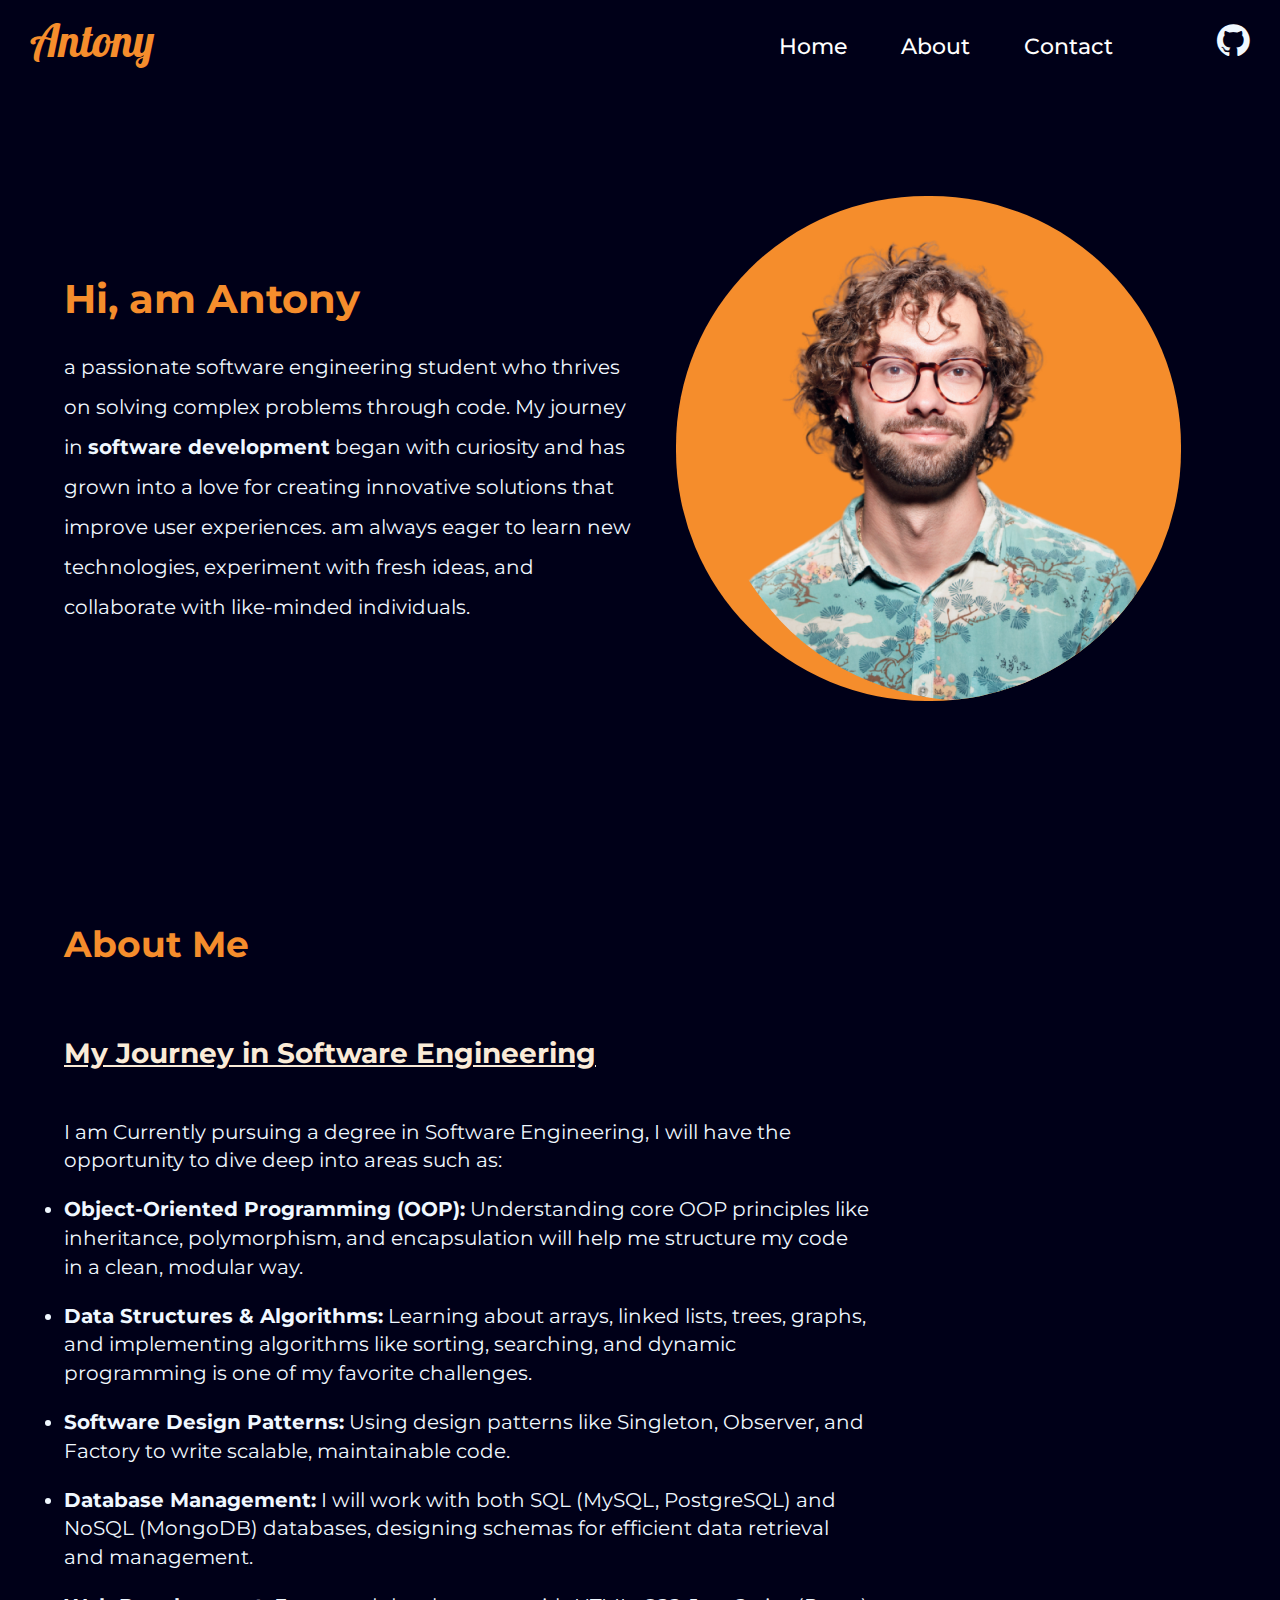
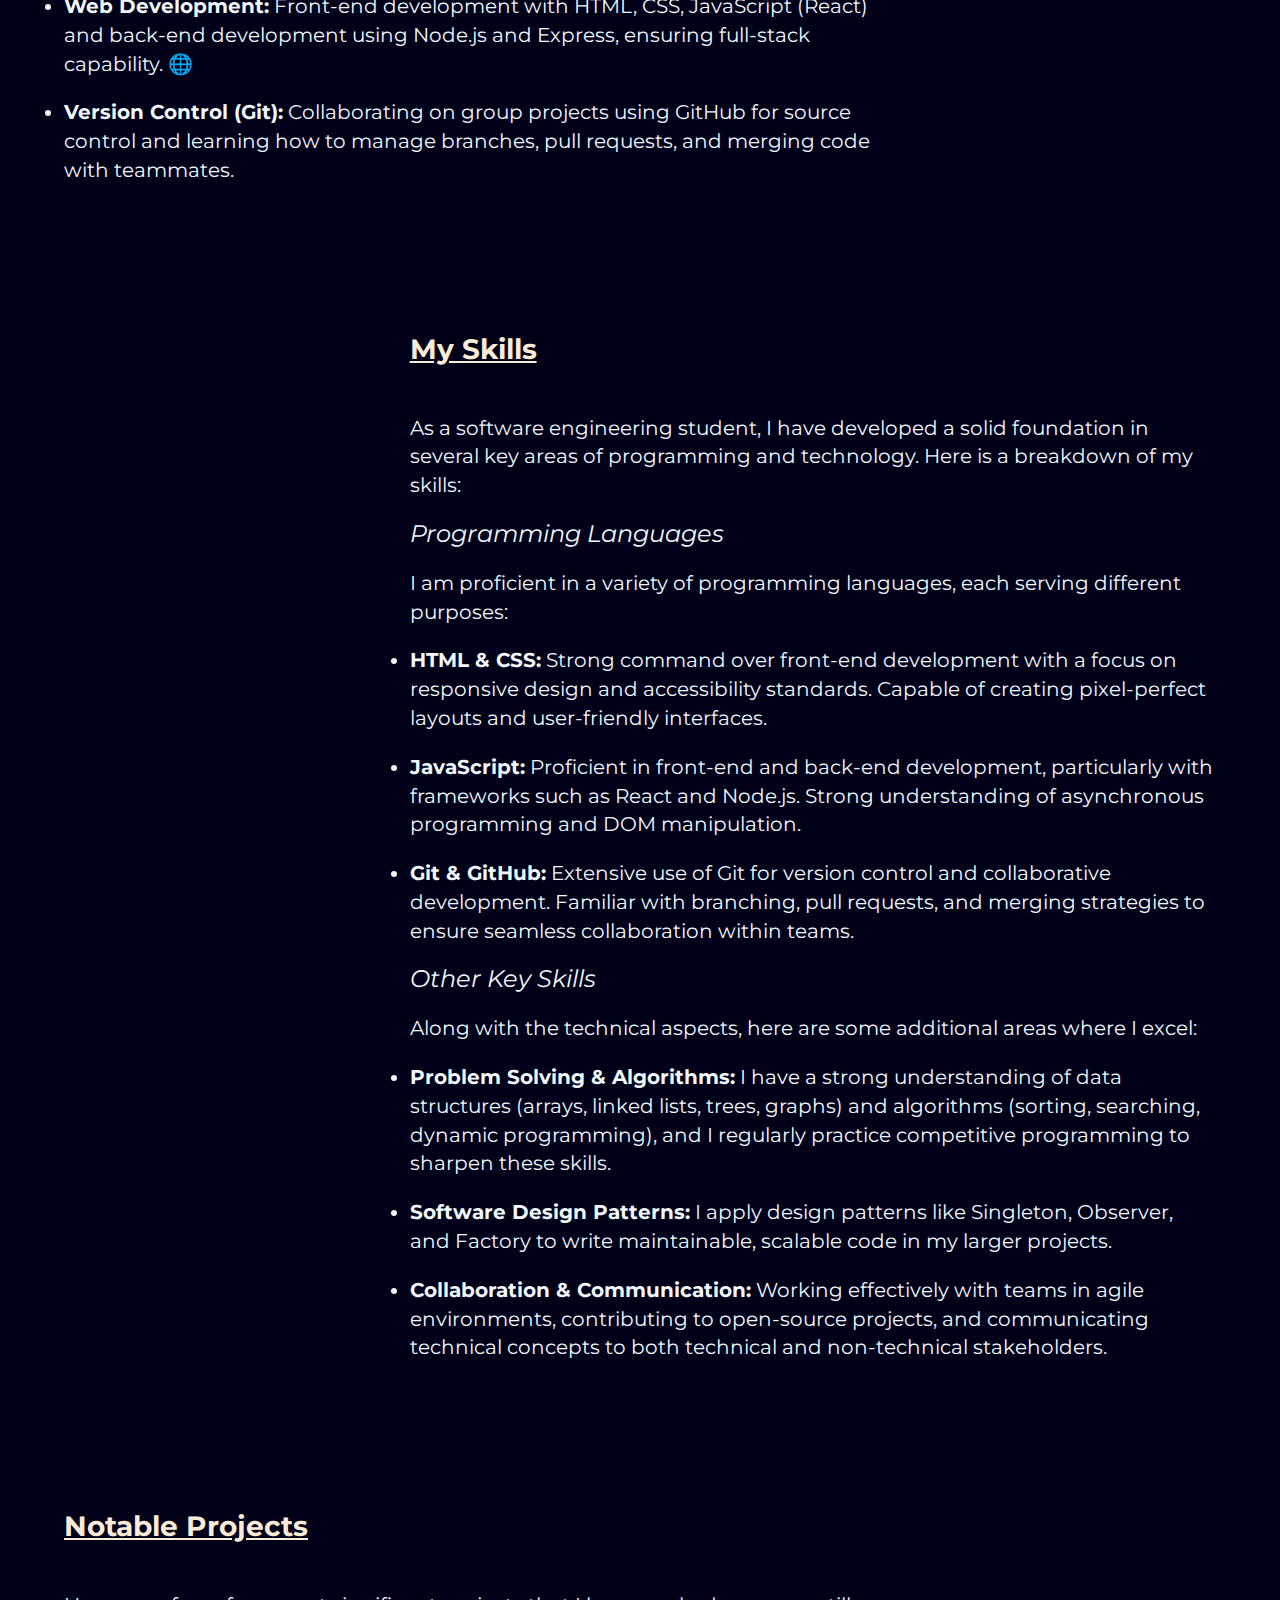
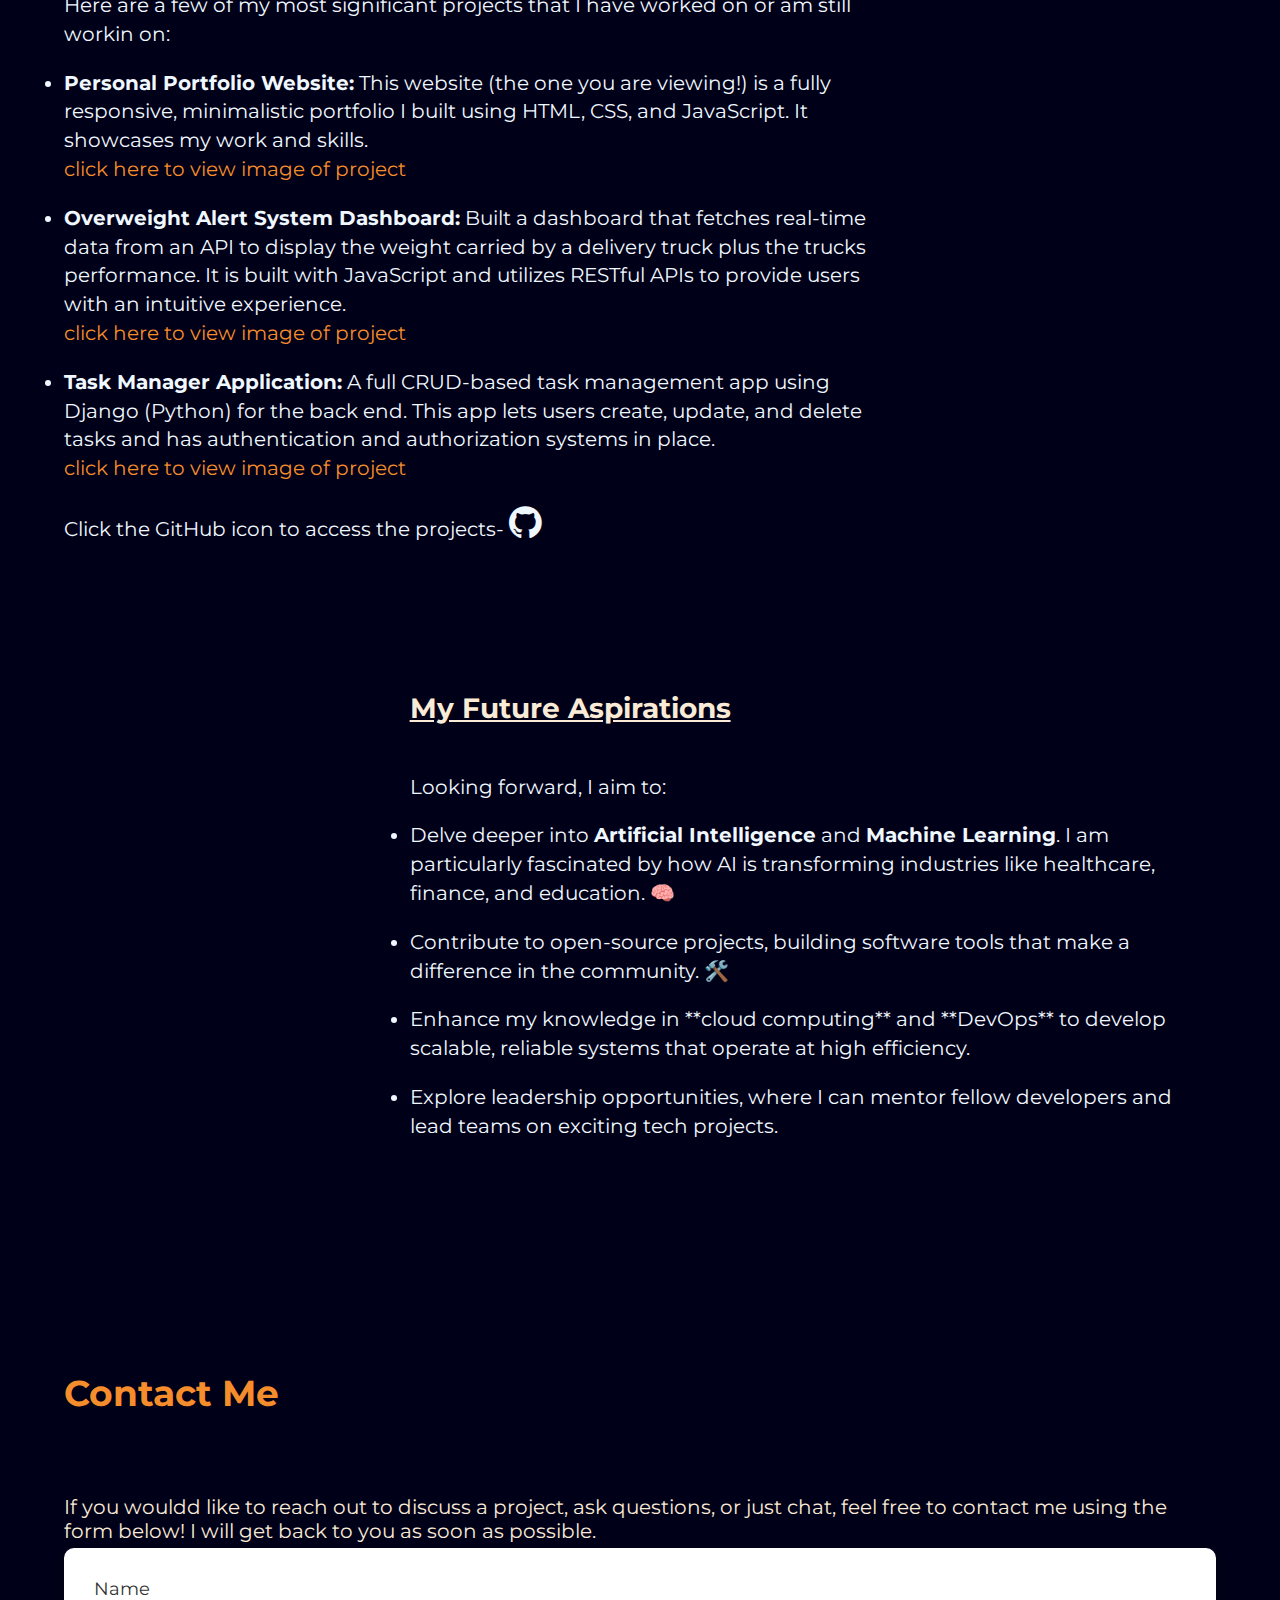
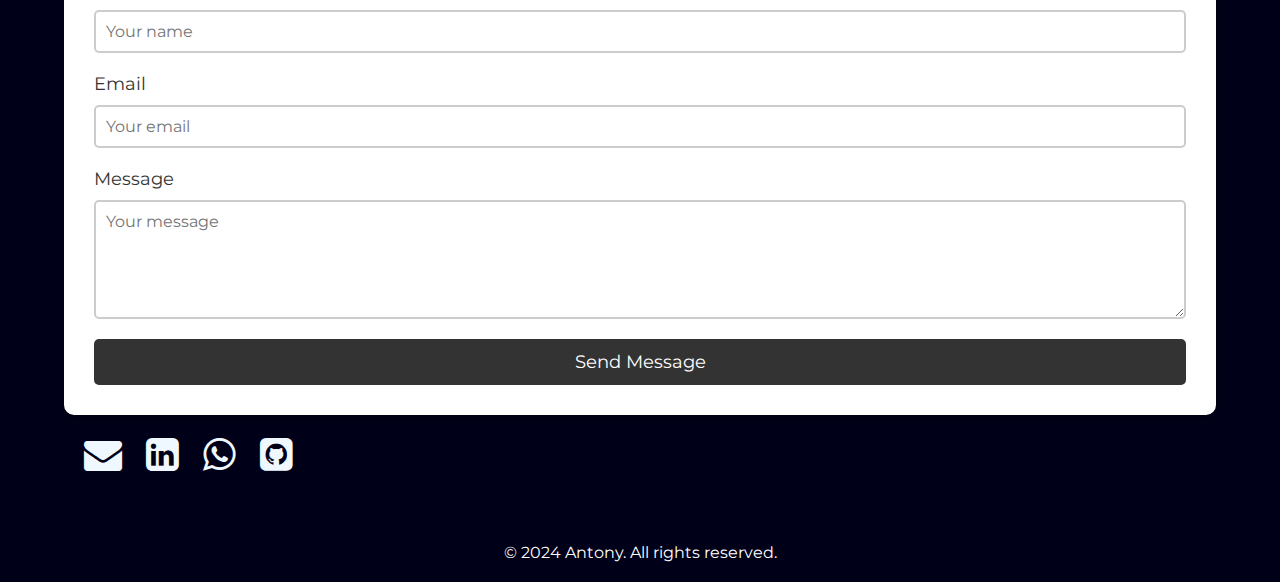
<file: index.html>
<!DOCTYPE html>
<html lang="en">
  <head>
    <meta charset="UTF-8" />
    <meta name="viewport" content="width=device-width, initial-scale=1.0" />
    <title>Portfolio</title>
    <link rel="stylesheet" href="./style.css" />
    <link
      rel="stylesheet"
      href="https://cdnjs.cloudflare.com/ajax/libs/font-awesome/4.7.0/css/font-awesome.min.css"
      integrity="sha512-SfTiTlX6kk+qitfevl/7LibUOeJWlt9rbyDn92a1DqWOw9vWG2MFoays0sgObmWazO5BQPiFucnnEAjpAB+/Sw=="
      crossorigin="anonymous"
      referrerpolicy="no-referrer"
    />
    <link rel="preconnect" href="https://fonts.googleapis.com" />
    <link rel="preconnect" href="https://fonts.gstatic.com" crossorigin />
    <link
      href="https://fonts.googleapis.com/css2?family=Lobster&display=swap"
      rel="stylesheet"
    />
    <link rel="preconnect" href="https://fonts.googleapis.com" />
    <link rel="preconnect" href="https://fonts.gstatic.com" crossorigin />
    <link
      href="https://fonts.googleapis.com/css2?family=Montserrat:ital,wght@0,100..900;1,100..900&display=swap"
      rel="stylesheet"
    />
  </head>
  <body>
    <section class="navbar">
      <h2>Antony</h2>
      <div>
        <a href="/">Home</a>
        <a href="#about" target="_blank">About</a>
        <a href="#contact">Contact</a>
        <i class="fa fa-github" aria-hidden="true"></i>
      </div>
    </section>
    <section class="landing">
      <div id="landing-text">
        <h1>Hi, am Antony</h1>
        &nbsp;
        <p>
          a passionate software engineering student who thrives on solving
          complex problems through code. My journey in
          <strong>software development</strong> began with curiosity and has
          grown into a love for creating innovative solutions that improve user
          experiences. am always eager to learn new technologies, experiment
          with fresh ideas, and collaborate with like-minded individuals.
        </p>
      </div>
      <div id="landing-image">
        <img src="./images/developer.png" alt="Antony" />
      </div>
    </section>
    <section id="about" class="about-me-section">
      <div class="about-content">
        <h1>About Me</h1>
        <div class="subtopic right-align">
          <h2>My Journey in Software Engineering</h2>
          <p>
            I am Currently pursuing a degree in Software Engineering, I will
            have the opportunity to dive deep into areas such as:
          </p>
          <ul>
            <li>
              <strong>Object-Oriented Programming (OOP):</strong> Understanding
              core OOP principles like inheritance, polymorphism, and
              encapsulation will help me structure my code in a clean, modular
              way.
            </li>
            <li>
              <strong>Data Structures & Algorithms:</strong> Learning about
              arrays, linked lists, trees, graphs, and implementing algorithms
              like sorting, searching, and dynamic programming is one of my
              favorite challenges.
            </li>
            <li>
              <strong>Software Design Patterns:</strong> Using design patterns
              like Singleton, Observer, and Factory to write scalable,
              maintainable code.
            </li>
            <li>
              <strong>Database Management:</strong> I will work with both SQL
              (MySQL, PostgreSQL) and NoSQL (MongoDB) databases, designing
              schemas for efficient data retrieval and management.
            </li>
            <li>
              <strong>Web Development:</strong> Front-end development with HTML,
              CSS, JavaScript (React) and back-end development using Node.js and
              Express, ensuring full-stack capability. 🌐
            </li>
            <li>
              <strong>Version Control (Git):</strong> Collaborating on group
              projects using GitHub for source control and learning how to
              manage branches, pull requests, and merging code with teammates.
            </li>
          </ul>
        </div>
        <div class="subtopic left-align">
          <h2>My Skills</h2>
          <p>As a software engineering student, I have developed a solid foundation in several key areas of programming and technology. Here is a breakdown of my skills:</p>

          <h3>Programming Languages</h3>
          <p>I am proficient in a variety of programming languages, each serving different purposes:</p>
          <ul>
            <li><strong>HTML & CSS:</strong> Strong command over front-end development with a focus on responsive design and accessibility standards. Capable of creating pixel-perfect layouts and user-friendly interfaces.</li>
            <li><strong>JavaScript:</strong> Proficient in front-end and back-end development, particularly with frameworks such as React and Node.js. Strong understanding of asynchronous programming and DOM manipulation.</li>
            <li><strong>Git & GitHub:</strong> Extensive use of Git for version control and collaborative development. Familiar with branching, pull requests, and merging strategies to ensure seamless collaboration within teams.</li>
          </ul>
          <h3>Other Key Skills</h3>
          <p>Along with the technical aspects, here are some additional areas where I excel:</p>
          <ul>
            <li><strong>Problem Solving & Algorithms:</strong> I have a strong understanding of data structures (arrays, linked lists, trees, graphs) and algorithms (sorting, searching, dynamic programming), and I regularly practice competitive programming to sharpen these skills.</li>
            <li><strong>Software Design Patterns:</strong> I apply design patterns like Singleton, Observer, and Factory to write maintainable, scalable code in my larger projects.</li>
            <li><strong>Collaboration & Communication:</strong> Working effectively with teams in agile environments, contributing to open-source projects, and communicating technical concepts to both technical and non-technical stakeholders.</li>
          </ul>
        </div>
        <div class="subtopic right-align">
          <h2>Notable Projects</h2>
          <p>Here are a few of my most significant projects that I have worked on or am still workin on:</p>
          <ul>
            <li>
              <strong>Personal Portfolio Website:</strong> This website (the one
              you are viewing!) is a fully responsive, minimalistic portfolio I
              built using HTML, CSS, and JavaScript. It showcases my work and
              skills.<br><a class="img-links" href="./project-images.html" target="_blank">click here to view image of project</a>
            </li>
            <li>
              <strong>Overweight Alert System Dashboard:</strong> Built a dashboard that fetches
              real-time data from an API to display the weight carried by a delivery truck plus the trucks performance.
              It is built with JavaScript and utilizes RESTful APIs to provide
              users with an intuitive experience. <br><a class="img-links" href="./project-images.html" target="_blank">click here to view image of project</a>
            </li>
            <li>
              <strong>Task Manager Application:</strong> A full CRUD-based task
              management app using Django (Python) for the back end. This app
              lets users create, update, and delete tasks and has authentication
              and authorization systems in place.<br><a class="img-links" href="./project-images.html" target="_blank">click here to view image of project</a>
            </li>
          </ul>
          <p class="project">
            Click the GitHub icon to access the projects-
            <a href="https://github.com/antony-kimanzi?tab=repositories" target="_blank" rel="noopener">
              <i class="fa fa-github" aria-hidden="true"></i>
            </a>
          </p>
        </div>
        <div class="subtopic left-align">
          <h2>My Future Aspirations</h2>
          <p>Looking forward, I aim to:</p>
          <ul>
            <li>
              Delve deeper into <strong>Artificial Intelligence</strong> and
              <strong>Machine Learning</strong>. I am particularly fascinated by
              how AI is transforming industries like healthcare, finance, and
              education. 🧠
            </li>
            <li>
              Contribute to open-source projects, building software tools that
              make a difference in the community. 🛠️
            </li>
            <li>
              Enhance my knowledge in **cloud computing** and **DevOps** to
              develop scalable, reliable systems that operate at high
              efficiency.
            </li>
            <li>
              Explore leadership opportunities, where I can mentor fellow
              developers and lead teams on exciting tech projects.
            </li>
          </ul>
        </div>
      </div>
    </section>
    <section id="contact" class="contact-section">
      <div class="contact-content">
            <h1>Contact Me</h1>
            <p>
                If you wouldd like to reach out to discuss a project, ask questions, or
                just chat, feel free to contact me using the form below! I will get back
                to you as soon as possible.
            </p>

            <form class="contact-form">
                <div class="form-group">
                    <label for="name">Name</label>
                    <input type="text" id="name" name="name" placeholder="Your name" required>
                </div>

                <div class="form-group">
                    <label for="email">Email</label>
                    <input type="email" id="email" name="email" placeholder="Your email" required>
                </div>

                <div class="form-group">
                    <label for="message">Message</label>
                    <textarea id="message" name="message" rows="5" placeholder="Your message" required></textarea>
                </div>

                <button type="submit" class="submit-btn">Send Message</button>
            </form>
            <i class="fa fa-envelope" aria-hidden="true"></i>
            <i class="fa fa-linkedin-square" aria-hidden="true"></i>
            <i class="fa fa-whatsapp" aria-hidden="true"></i>
            <i class="fa fa-github-square" aria-hidden="true"></i>
      </div>
    </section>
    <footer>&copy; 2024 Antony. All rights reserved.</footer>
  </body>
</html>
</file>
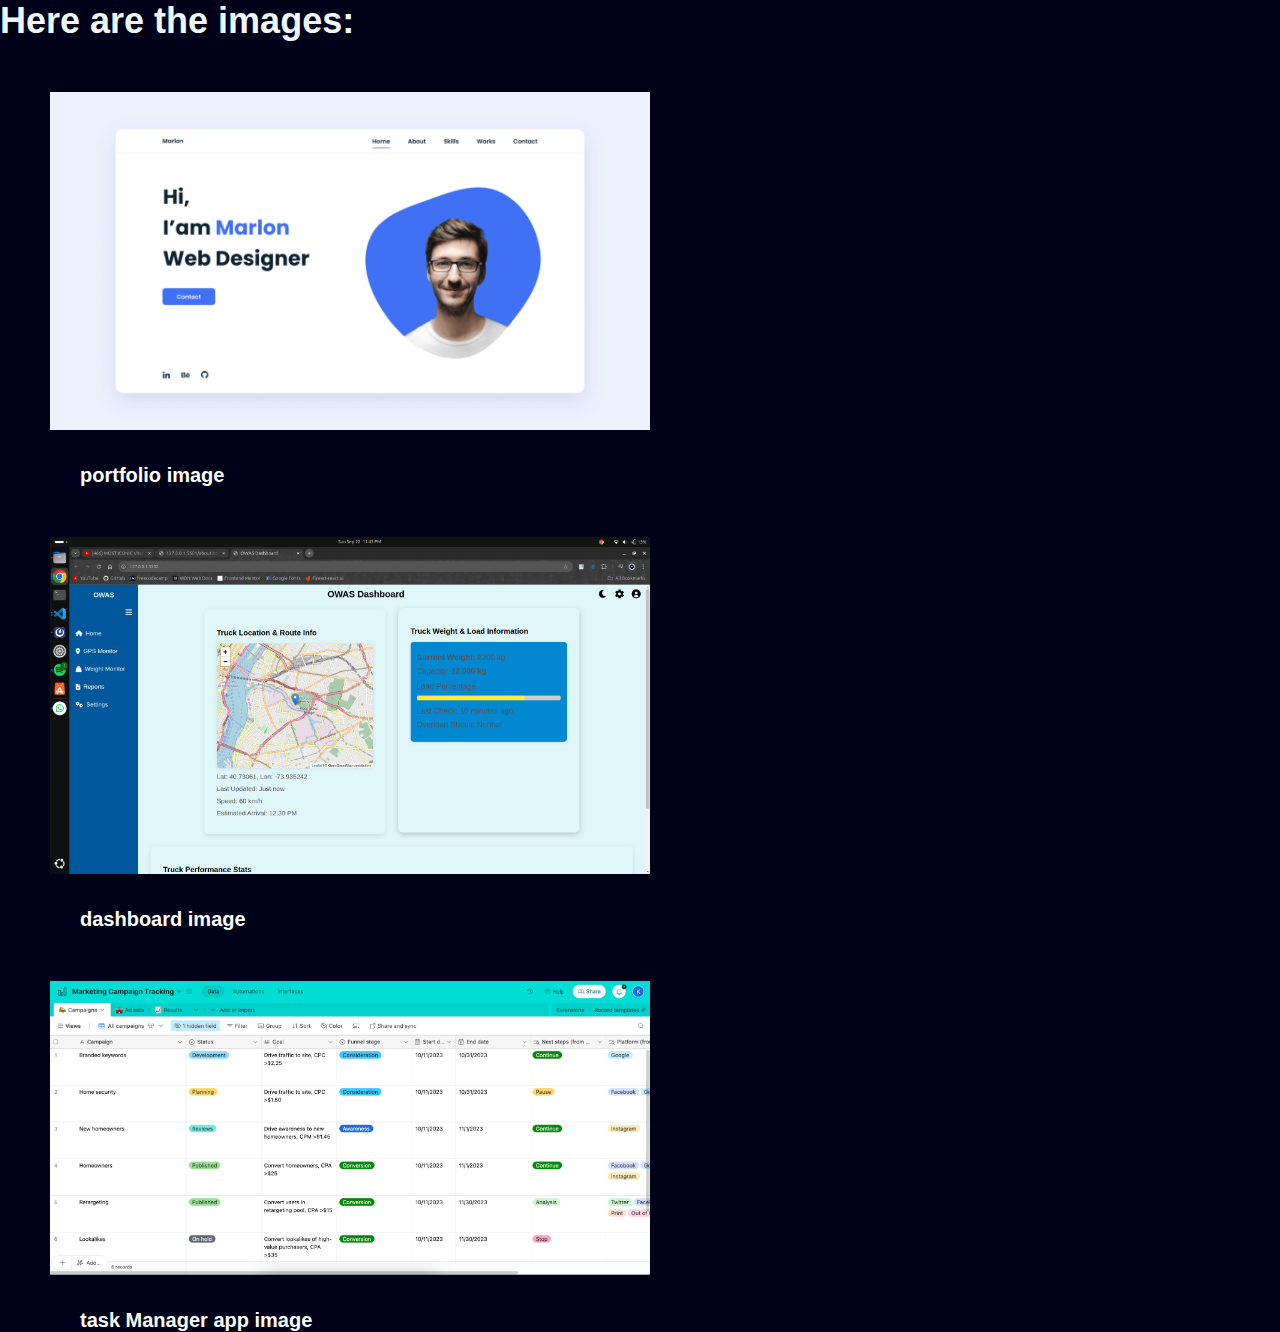
<file: project-images.html>
<!DOCTYPE html>
<html lang="en">
<head>
    <meta charset="UTF-8">
    <meta name="viewport" content="width=device-width, initial-scale=1.0">
    <link rel="stylesheet" href="./style.css" />
    <title>Project images</title>
</head>
<body>
    <h1 class="fig-hdr">Here are the images:</h1>
    <div class="image-container">
        <figure>
            <img src="/images/portfolio.png" alt="Image 1">
            <figcaption>portfolio image</figcaption>
        </figure>
        <figure>
            <img src="/images/dashboard.png" alt="Image 1">
            <figcaption>dashboard image</figcaption>
        </figure>
        <figure>
            <img src="/images/task-manager.png" alt="Image 1">
            <figcaption>task Manager app image</figcaption>
        </figure>
    </div>
</body>
</html>
</file>
<file: style.css>
* {
    margin: 0;
    padding: 0;
    font-family: "Montserrat", sans-serif;
    box-sizing: border-box;
}  

body {
    width: 100%;
    height: 100vh;
    background-color: rgb(0, 0, 24);
}

.navbar {
    position: fixed;
    top: 0;
    width: 100%;
    height: 80px;
    display:flex;
    justify-content: space-between;
    align-items: center;
    background-color: rgba(0, 0, 24, 1);
    padding: 30px;
    z-index: 99;
    transition: background-color 0.3s ease;
}

.navbar h2 {
    font-family: "Lobster", sans-serif;
    font-weight: 400;
    font-style: normal;
    color: rgb(245, 141, 44);
    font-size: 44px;
}

.navbar a {
    position: relative;
    color: white;
    font-size: 22px;
    font-weight: 500;
    padding-left: 10px;
    margin-left: 40px;
    text-decoration: none;
    transform-origin: right;
    transform: scaleX(0);
    transition: transform .5s;
}

.navbar a:hover {
    color: rgb(245, 141, 44);
    transform:scaleX(1);
}

.navbar a::after {
    content: "";
    position: absolute;
    bottom: -4px;
    left: 0px;
    right: 1px;
    width: 100%;
    height: 3px;
    background-color: rgb(245, 141, 44);
    border-radius: 10px;
    transform-origin: right;
    transform: scaleX(0);
    transition: transform 0.5s;
}

.navbar a:hover::after {
    transform: scaleX(1);
    transform-origin: left;
}

.navbar i {
    color: aliceblue;
    font-size: 38px;
    margin-left: 100px;
}

.navbar i:hover {
    color: rgb(245, 141, 44);
    font-size: 38px;
    cursor: pointer;
}

.landing {
    display: grid;
    grid-template-columns: auto auto;
    height: 100vh;
    width: 90vw;
    color :aliceblue;
    margin: auto;
    justify-content:space-around;
    align-items: center;
}

.landing div {
    width: 45vw;
}

#landing-text {
    font-size: 20px;
}

#landing-text h1 {
    color: rgb(245, 141, 44);
}

#landing-text p {
    line-height: 2.0em;
}

#landing-image {
    text-align: center;
}

#landing-image img {
    background-color: rgb(245, 141, 44);
    border: none;
    border-radius: 250px;
}

.about-me-section {
    padding: 30px 20px;
    color: aliceblue;
    min-height: 100vh;
    display: flex;
    align-items: center;
    justify-content: center;
}

.about-content {
    width: 90vw;
    line-height: 1.8em;
}

.about-content h1 {
    font-size: 36px;
    color: rgb(245, 141, 44);
    margin-bottom: 80px;
    text-decoration: 2px rgb(245, 141, 44) solid;
}

/* Indented subtopics - alternating layout */
.subtopic {
    margin-bottom: 150px;
}

.left-align {
    margin-left: 30%;
}

.right-align {
    margin-right: 30%;
}

.subtopic h2 {
    font-size: 28px;
    text-decoration: underline solid antiquewhite ;
    margin-bottom: 50px;
    color: antiquewhite;
}

.subtopic h3 {
    font-size: 24px;
    font-style: italic;
    font-weight: 400;
    margin-bottom: 20px;
    color: aliceblue;
}

.subtopic p {
    font-size: 20px;
    margin-bottom: 20px;
    color: aliceblue;
}

.subtopic ul li {
    font-size: 20px;
    margin-bottom: 20px;
    color: aliceblue;
}

.project i {
    color: aliceblue;
    font-size: 38px;
    margin-right: 20px;
}

.project i:hover {
    color: rgb(245, 141, 44);
    font-size: 38px;
    cursor: pointer;
}

.img-links {
    color: rgb(245, 141, 44);
    text-decoration: none;
}

.img-links:hover {
    color: aqua;
    cursor: pointer;
}

.contact-section {
    color: antiquewhite;
    padding: 50px 20px;
}

.contact-content {
    width: 90vw;
    margin: auto;
}

.contact-section h1 {
    font-size: 36px;
    color: rgb(245, 141, 44);
    margin-bottom: 80px;
    text-decoration: 2px rgb(245, 141, 44) solid;
}

.contact-section p {
    font-size: 20px;
    margin-bottom: 5px;
}

.contact-section i {
    color: aliceblue;
    font-size: 38px;
    margin-top: 20px;
    margin-left: 20px;
}

.contact-section i:hover {
    color: rgb(245, 141, 44);
    font-size: 38px;
    cursor: pointer;
}

.contact-form {
    display: flex;
    flex-direction: column;
    gap: 20px;
    background-color: white;
    padding: 30px;
    border-radius: 10px;
    box-shadow: 0px 4px 8px rgba(0, 0, 0, 0.2);
}

.form-group {
    display: flex;
    flex-direction: column;
    text-align: left;
}

.form-group label {
    margin-bottom: 10px;
    font-size: 18px;
    color: #333;
}

.form-group input,
.form-group textarea {
    padding: 10px;
    border: 2px solid #ccc;
    border-radius: 5px;
    font-size: 16px;
    color: #333;
}

.form-group input:focus,
.form-group textarea:focus {
    border-color: #555;
    outline: none;
}

/* Submit Button */
.submit-btn {
    background-color: #333;
    color: white;
    padding: 12px 20px;
    border: none;
    border-radius: 5px;
    font-size: 18px;
    cursor: pointer;
    transition: background-color 0.3s ease;
}

.submit-btn:hover {
    background-color: #555;
}

footer {
    text-align: center;
    padding: 20px;
    color: white;
    position: relative;
    bottom: 0;
    width: 100%;
}

figure img {
    width: 600px;
}

figure {
    margin: 50px;;
}

figcaption {
    font-size: 20px;
    font-weight: bolder;
    color: white;
    margin: 30px;
}

.fig-hdr {
    font-size: 36px;
    color: aliceblue;
}
</file>
